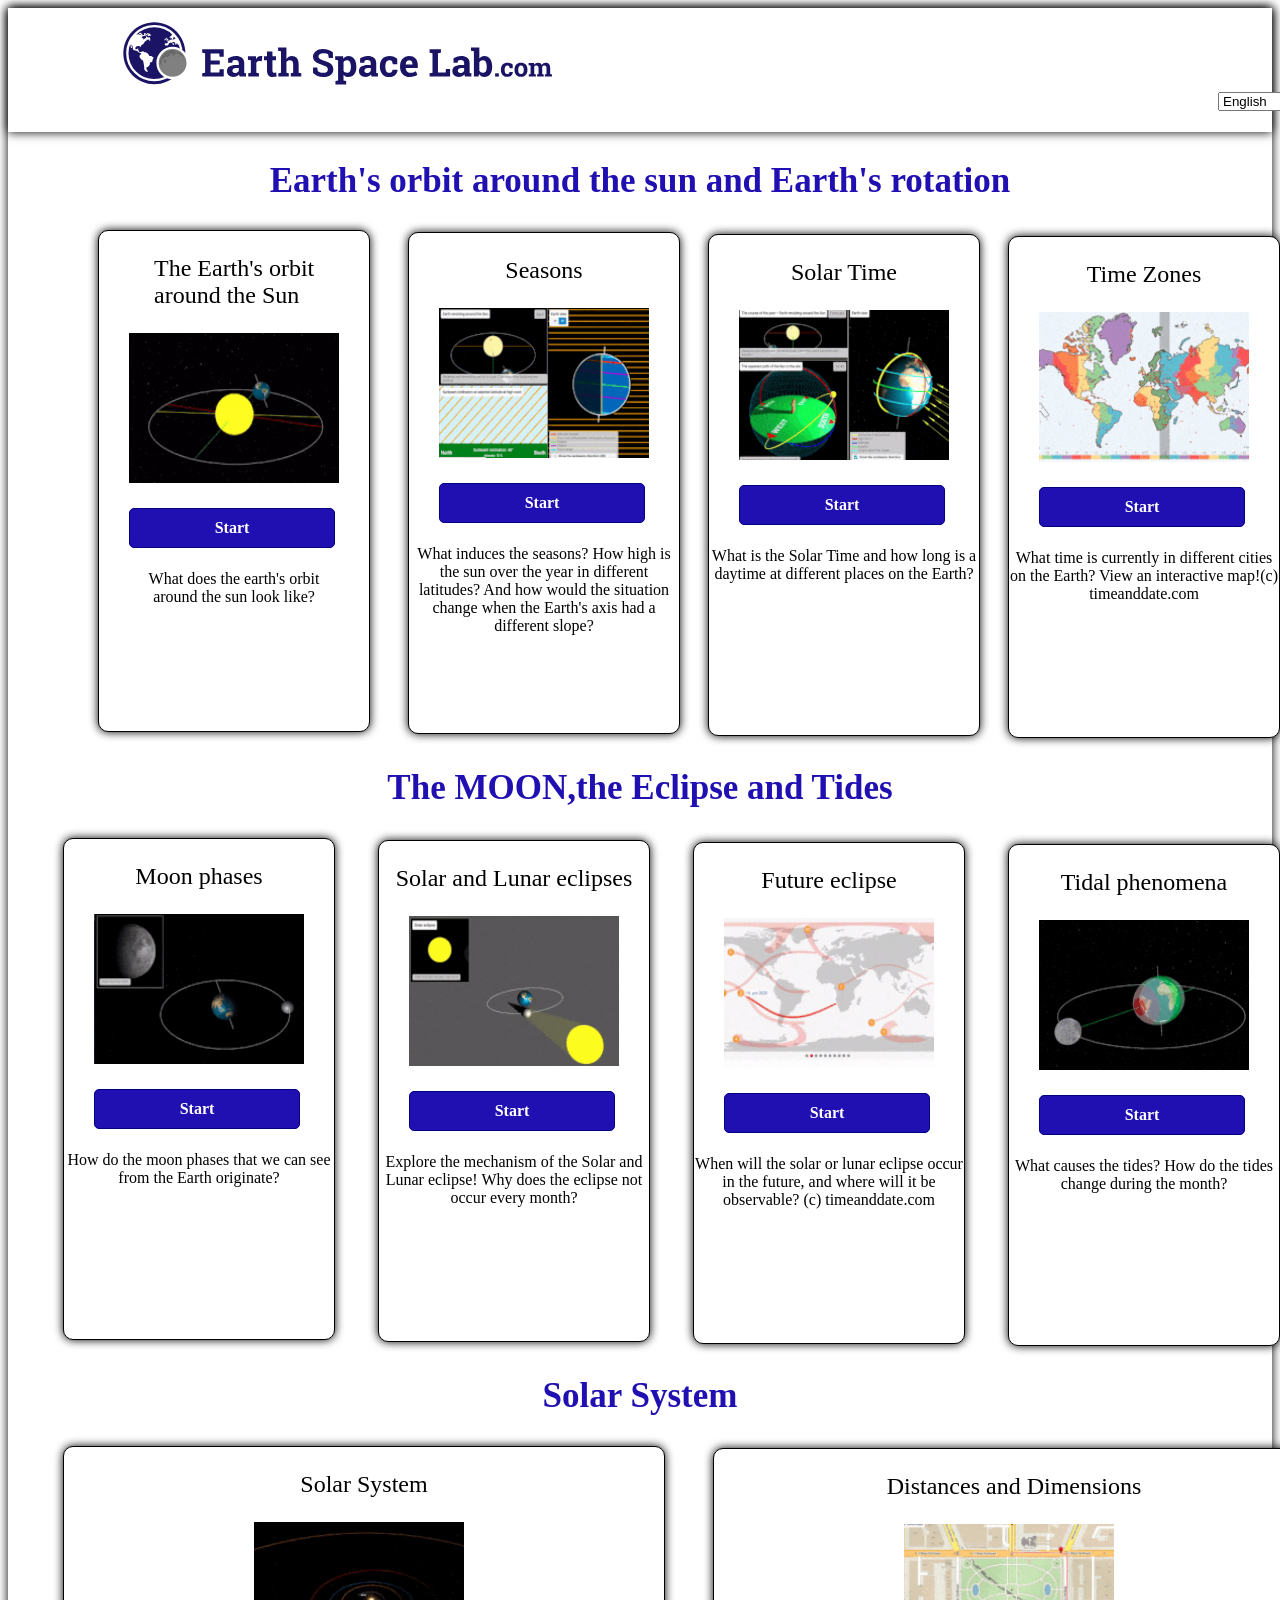
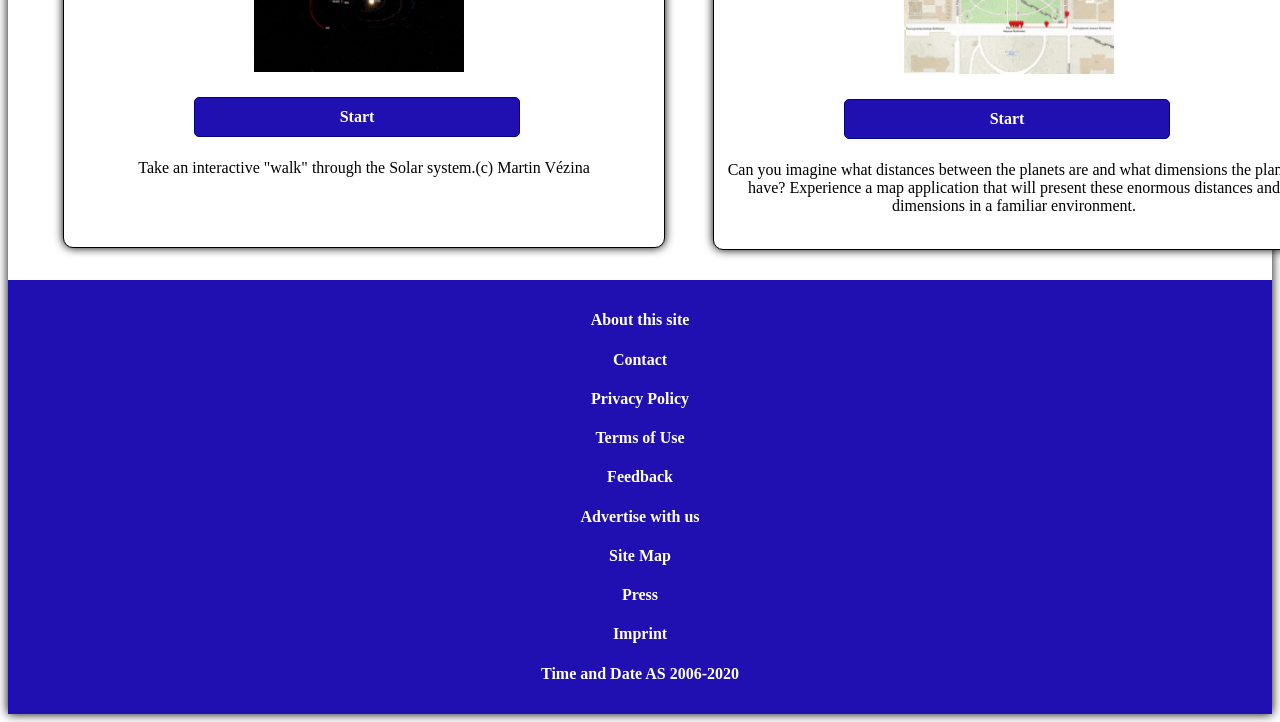
<file: index.html>
<!DOCTYPE html>
<html lang="en">
<head><link rel="stylesheet" href="solar.css">
    <meta charset="UTF-8">
    <meta name="viewport" content="width=device-width, initial-scale=1.0">
    <title>EARTH</title>
</head>
<body>
    <nav>
        <a href="#"><img src="images/solar-logo.svg" class="logo"></a>
        <div class="language-selector">
            <select name="" id="language-dropdown">
                <option value="en">English</option>
                <option value="es">Spanish</option>
                <option value="fr">French</option>
                <option value="de">German</option>
                <option value="it">Italian</option>
                <option value="pt">Portuguese</option>
                <option value="ru">Russian</option>
                <option value="zh">Chinese</option>
                <option value="ja">Japanese</option>
            </select>
        </div>
    </nav>
    <h2 class="sub-heading">Earth's orbit around the sun and Earth's rotation</h2>
    <div class="first-box">
        <h3 class="first-head">The Earth's orbit <br> around the Sun</h3>
        <img src="images/first-solar.gif" class="first-solar">
        <a href="#"><h4 class="first-btn">Start</h4></a>
        <h4 class="foot">What does the earth's orbit <br> around the sun look like?</h4>
    </div>
    <div class="second-box">
        <h3 class="second-head">Seasons</h3>
        <img src="images/second-solar.gif" class="second-solar">
        <a href="#"><h4 class="second-btn">Start</h4></a>
        <h4 class="second-foot">What induces the seasons? How high is the sun over the year in different latitudes? And how would the situation change when the Earth's axis had a different slope?</h4>
    </div>
    <div class="third-box">
        <h3 class="third-head">Solar Time</h3>
        <img src="images/third-solar.gif" class="third-solar">
        <a href="#"><h4 class="third-btn">Start</h4></a>
        <h4 class="third-foot">What is the Solar Time and how long is a daytime at different places on the Earth?</h4>
    </div>
    <div class="fourth-box">
        <h3 class="fourth-head">Time Zones</h3>
        <img src="images/fourth-solar.gif" class="fourth-solar">
        <a href="#"><h4 class="fourth-btn">Start</h4></a>
        <h4 class="fourth-foot">What time is currently in different cities on the Earth? View an interactive map!(c) timeanddate.com</h4>
    </div>
    <h2 class="second-subheading">The MOON,the Eclipse and Tides</h2>
    <div class="fifth-box">
        <h3 class="fifth-head">Moon phases</h3>
        <img src="images/fifth-solar.gif" class="fifth-solar">
        <a href="#"><h4 class="fifth-btn">Start</h4></a>
        <h4 class="fifth-foot">How do the moon phases that we can see from the Earth originate?</h4>
    </div>
    <div class="sixth-box">
        <h3 class="sixth-head">Solar and Lunar eclipses</h3>
        <img src="images/sixth-solar.gif" class="sixth-solar">
        <a href="#"><h4 class="sixth-btn">Start</h4></a>
        <h4 class="sixth-foot">Explore the mechanism of the Solar and Lunar eclipse! Why does the eclipse not occur every month?</h4>
    </div>
    <div class="seventh-box">
        <h3 class="seventh-head">Future eclipse</h3>
        <img src="images/seventh-solar.gif" class="seventh-solar">
        <a href="#"><h4 class="seventh-btn">Start</h4></a>
        <h4 class="seventh-foot">When will the solar or lunar eclipse occur in the future, and where will it be observable? (c) timeanddate.com</h4>
    </div>
    <div class="eighth-box">
        <h3 class="eighth-head">Tidal phenomena</h3>
        <img src="images/eight-solar.gif" class="eighth-solar">
        <a href="#"><h4 class="eighth-btn">Start</h4></a>
        <h4 class="eighth-foot">What causes the tides? How do the tides change during the month?</h4>
    </div>
    <h2 class="third-subheading">Solar System</h2>
    <div class="ninth-box">
        <h3 class="ninth-head">Solar System</h3>
        <img src="images/nine-solar.gif" class="ninth-solar">
        <a href="#"><h4 class="ninth-btn">Start</h4></a>
        <h4 class="ninth-foot">Take an interactive "walk" through the Solar system.(c) Martin Vézina</h4>
    </div>
    <div class="tenth-box">
        <h3 class="tenth-head">Distances and Dimensions</h3>
        <img src="images/ten-solar.gif" class="tenth-solar">
        <a href="#"><h4 class="tenth-btn">Start</h4></a>
        <h4 class="tenth-foot">Can you imagine what distances between the planets are and what dimensions the planets have? Experience a map application that will present these enormous distances and dimensions in a familiar environment.</h4>
    </div>
    <div class="footer">
        <a href="#"><h4 class="footer-head">About this site</h4></a>
        <a href="#"><h4 class="footer-head">Contact</h4></a>
        <a href="#"><h4 class="footer-head">Privacy Policy</h4></a>
        <a href="#"><h4 class="footer-head">Terms of Use</h4></a>
        <a href="#"><h4 class="footer-head">Feedback</h4></a>
        <a href="#"><h4 class="footer-head">Advertise with us</h4></a>
        <a href="#"><h4 class="footer-head">Site Map</h4></a>
        <a href="#"><h4 class="footer-head">Press</h4></a>
        <a href="#"><h4 class="footer-head">Imprint</h4></a>
        <a href="#"><h4 class="footer-head"> Time and Date AS 2006-2020</h4></a>
    </div>
    <script src="solar.js"></script>
</body>
</html>
</file>
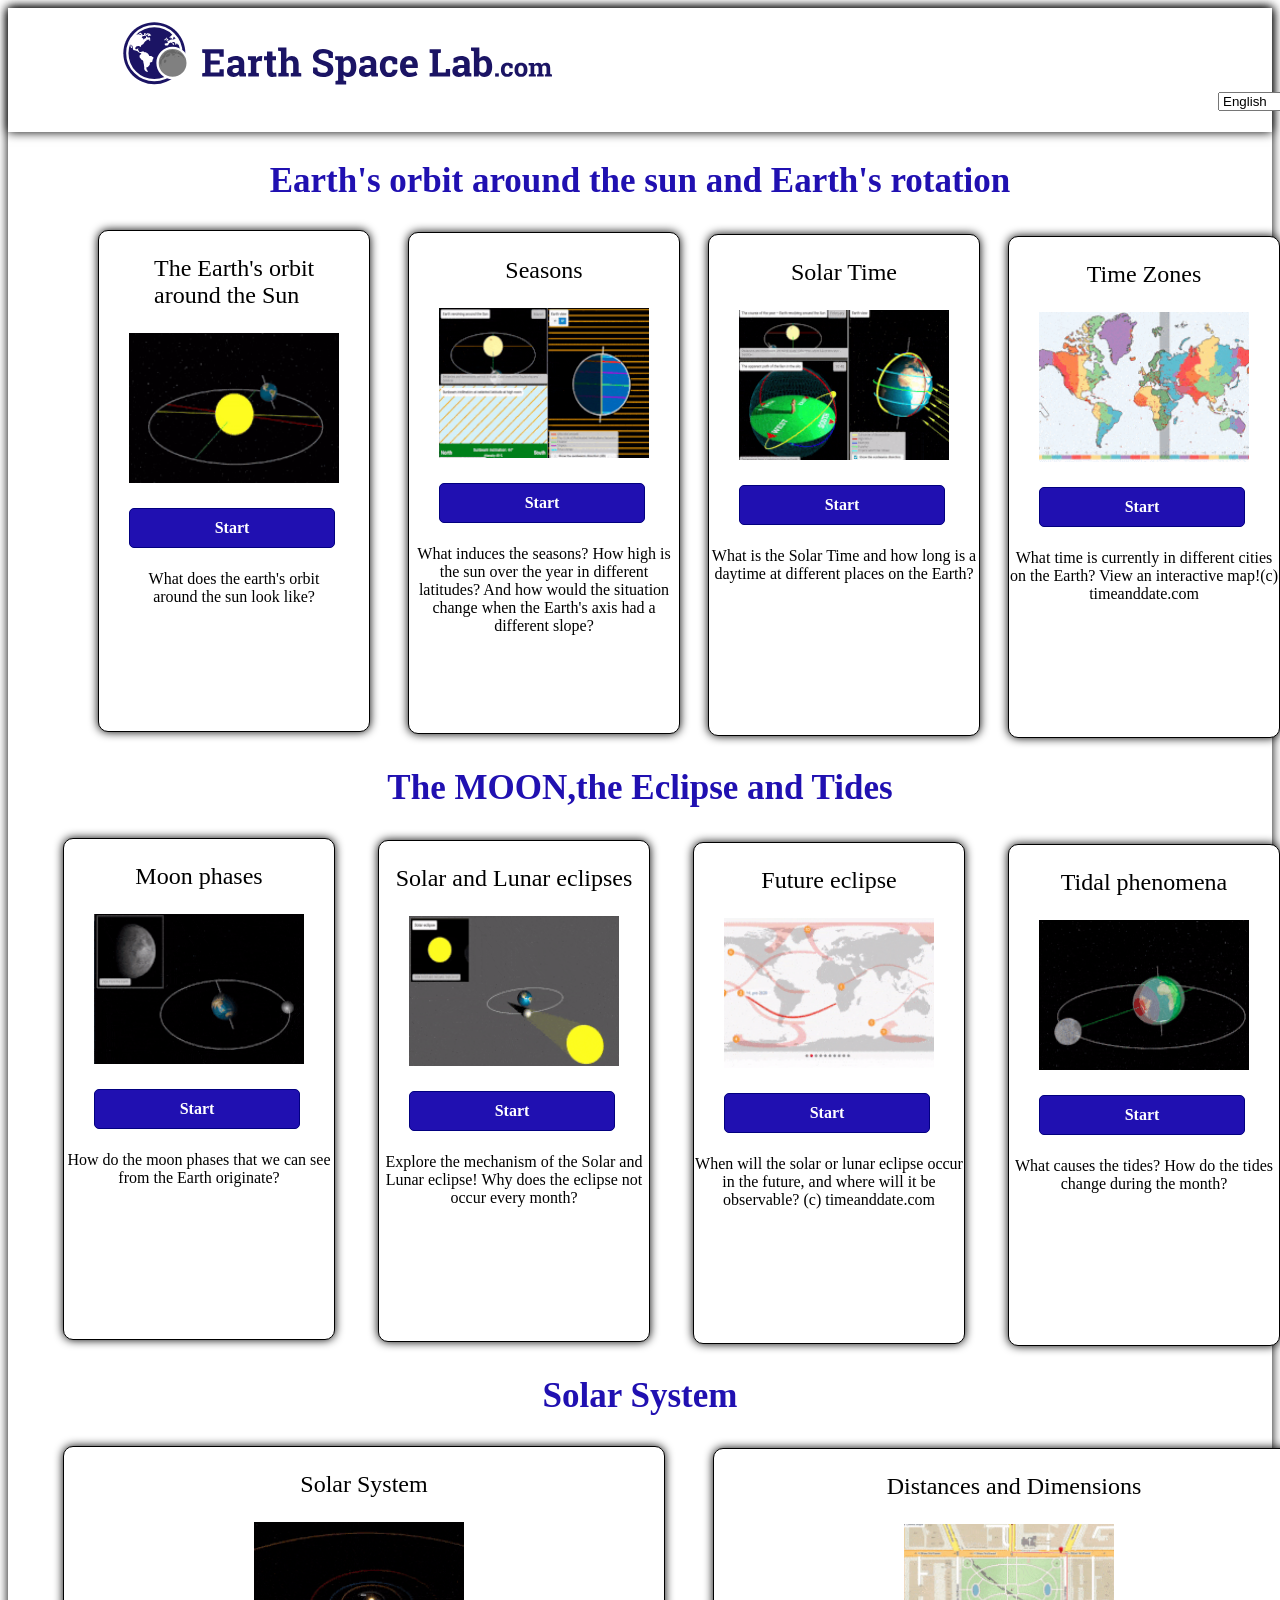
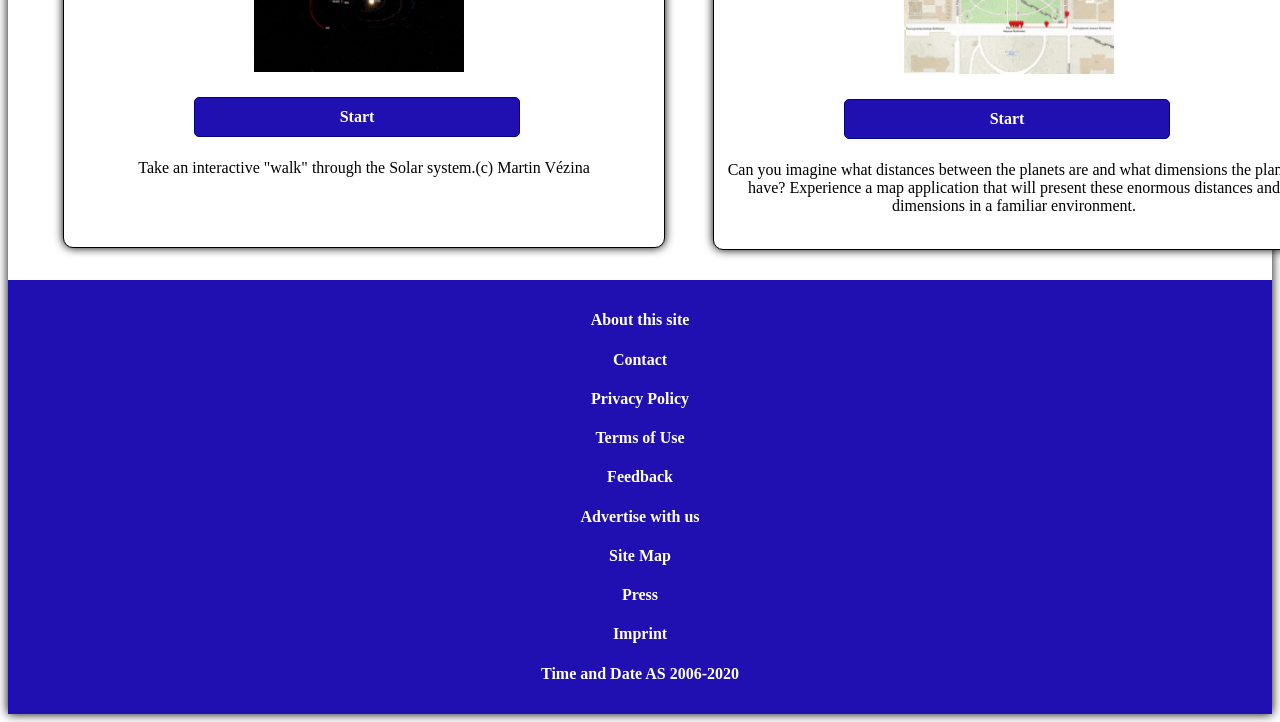
<file: solar.html>
<!DOCTYPE html>
<html lang="en">
<head><link rel="stylesheet" href="solar.css">
    <meta charset="UTF-8">
    <meta name="viewport" content="width=device-width, initial-scale=1.0">
    <title>EARTH</title>
</head>
<body>
    <nav>
        <a href="#"><img src="images/solar-logo.svg" class="logo"></a>
        <div class="language-selector">
            <select name="" id="language-dropdown">
                <option value="en">English</option>
                <option value="es">Spanish</option>
                <option value="fr">French</option>
                <option value="de">German</option>
                <option value="it">Italian</option>
                <option value="pt">Portuguese</option>
                <option value="ru">Russian</option>
                <option value="zh">Chinese</option>
                <option value="ja">Japanese</option>
            </select>
        </div>
    </nav>
    <h2 class="sub-heading">Earth's orbit around the sun and Earth's rotation</h2>
    <div class="first-box">
        <h3 class="first-head">The Earth's orbit <br> around the Sun</h3>
        <img src="images/first-solar.gif" class="first-solar">
        <a href="#"><h4 class="first-btn">Start</h4></a>
        <h4 class="foot">What does the earth's orbit <br> around the sun look like?</h4>
    </div>
    <div class="second-box">
        <h3 class="second-head">Seasons</h3>
        <img src="images/second-solar.gif" class="second-solar">
        <a href="#"><h4 class="second-btn">Start</h4></a>
        <h4 class="second-foot">What induces the seasons? How high is the sun over the year in different latitudes? And how would the situation change when the Earth's axis had a different slope?</h4>
    </div>
    <div class="third-box">
        <h3 class="third-head">Solar Time</h3>
        <img src="images/third-solar.gif" class="third-solar">
        <a href="#"><h4 class="third-btn">Start</h4></a>
        <h4 class="third-foot">What is the Solar Time and how long is a daytime at different places on the Earth?</h4>
    </div>
    <div class="fourth-box">
        <h3 class="fourth-head">Time Zones</h3>
        <img src="images/fourth-solar.gif" class="fourth-solar">
        <a href="#"><h4 class="fourth-btn">Start</h4></a>
        <h4 class="fourth-foot">What time is currently in different cities on the Earth? View an interactive map!(c) timeanddate.com</h4>
    </div>
    <h2 class="second-subheading">The MOON,the Eclipse and Tides</h2>
    <div class="fifth-box">
        <h3 class="fifth-head">Moon phases</h3>
        <img src="images/fifth-solar.gif" class="fifth-solar">
        <a href="#"><h4 class="fifth-btn">Start</h4></a>
        <h4 class="fifth-foot">How do the moon phases that we can see from the Earth originate?</h4>
    </div>
    <div class="sixth-box">
        <h3 class="sixth-head">Solar and Lunar eclipses</h3>
        <img src="images/sixth-solar.gif" class="sixth-solar">
        <a href="#"><h4 class="sixth-btn">Start</h4></a>
        <h4 class="sixth-foot">Explore the mechanism of the Solar and Lunar eclipse! Why does the eclipse not occur every month?</h4>
    </div>
    <div class="seventh-box">
        <h3 class="seventh-head">Future eclipse</h3>
        <img src="images/seventh-solar.gif" class="seventh-solar">
        <a href="#"><h4 class="seventh-btn">Start</h4></a>
        <h4 class="seventh-foot">When will the solar or lunar eclipse occur in the future, and where will it be observable? (c) timeanddate.com</h4>
    </div>
    <div class="eighth-box">
        <h3 class="eighth-head">Tidal phenomena</h3>
        <img src="images/eight-solar.gif" class="eighth-solar">
        <a href="#"><h4 class="eighth-btn">Start</h4></a>
        <h4 class="eighth-foot">What causes the tides? How do the tides change during the month?</h4>
    </div>
    <h2 class="third-subheading">Solar System</h2>
    <div class="ninth-box">
        <h3 class="ninth-head">Solar System</h3>
        <img src="images/nine-solar.gif" class="ninth-solar">
        <a href="#"><h4 class="ninth-btn">Start</h4></a>
        <h4 class="ninth-foot">Take an interactive "walk" through the Solar system.(c) Martin Vézina</h4>
    </div>
    <div class="tenth-box">
        <h3 class="tenth-head">Distances and Dimensions</h3>
        <img src="images/ten-solar.gif" class="tenth-solar">
        <a href="#"><h4 class="tenth-btn">Start</h4></a>
        <h4 class="tenth-foot">Can you imagine what distances between the planets are and what dimensions the planets have? Experience a map application that will present these enormous distances and dimensions in a familiar environment.</h4>
    </div>
    <div class="footer">
        <a href="#"><h4 class="footer-head">About this site</h4></a>
        <a href="#"><h4 class="footer-head">Contact</h4></a>
        <a href="#"><h4 class="footer-head">Privacy Policy</h4></a>
        <a href="#"><h4 class="footer-head">Terms of Use</h4></a>
        <a href="#"><h4 class="footer-head">Feedback</h4></a>
        <a href="#"><h4 class="footer-head">Advertise with us</h4></a>
        <a href="#"><h4 class="footer-head">Site Map</h4></a>
        <a href="#"><h4 class="footer-head">Press</h4></a>
        <a href="#"><h4 class="footer-head">Imprint</h4></a>
        <a href="#"><h4 class="footer-head"> Time and Date AS 2006-2020</h4></a>
    </div>
    <script src="solar.js"></script>
</body>
</html>
</file>
<file: solar.css>
/*  */

body{
    box-shadow: black 0px 0px 10px;
}

.logo{
    width: 100%;
    height: 70px;
    margin-left: -299px;
}

nav{
    box-shadow: black 0px 0px 10px;
    padding: 10px;
}

.language-selector{
    margin-left: 1200px;
    width: 100px;
    height: 30px;
}

.sub-heading{
    text-align: center;
    font-size: 35px;
    color: rgb(32, 16, 177);
}

/* Responsive design using media queries */
@media (max-width: 668px) {
    .logo {
        margin-left: 0;
    }
    .language-selector {
        margin-left: 0;
        width: 80px;
    }
    .first-box, .second-box, .third-box, .fourth-box, .fifth-box, .sixth-box, .seventh-box, .eighth-box, .ninth-box, .tenth-box {
        width: 50%;
        margin-left: 0;
        margin-top: 20px;
    }
    .first-solar, .second-solar, .third-solar, .fourth-solar, .fifth-solar, .sixth-solar, .seventh-solar, .eighth-solar, .ninth-solar, .tenth-solar {
        width: 50%;
        height: auto;
    }
    .first-btn, .second-btn, .third-btn, .fourth-btn, .fifth-btn, .sixth-btn, .seventh-btn, .eighth-btn, .ninth-btn, .tenth-btn {
        width: 50%;
        margin-left: 0;
    }
    nav {
        padding: 5px;
    }
    .sub-heading, .second-subheading, .third-subheading {
        font-size: 24px;
    }
    .first-head, .second-head, .third-head, .fourth-head, .fifth-head, .sixth-head, .seventh-head, .eighth-head, .ninth-head, .tenth-head {
        font-size: 18px;
    }
}

.first-head{
    margin-left: 55px;
    font-size: 24px;
    font-weight: 500;
}

.first-box{
    border: 1px solid black;
    width: 270px;
    border-radius: 10px;
    background-color: rgb(255, 255, 255);
    box-shadow: black 0px 0px 10px;
    height: 500px;
    margin-left: 90px;
    
}



.first-box:hover{
    box-shadow: black 0px 0px 50px;
    transition: 2s;
}

.first-solar{
    width: 210px;
    height: 150px;
    margin-left: 30px;
}

a{
    text-decoration: none;
    color: black;
}

.first-btn:hover{
    background-color: rgb(2, 11, 138);
}

.first-btn{
    margin-left: 30px;
    border: 1px solid rgb(2, 0, 128);
    width: 180px;
    text-align: center;
    height: px;
    padding: 10px 12px;
    border-radius: 5px;
    background-color: rgb(32, 16, 177);
    color: white;
}

.foot{
    text-align: center;
    font-weight: lighter;
}

/* Second solar */

.second-box{
    border: 1px solid black;
    width: 270px;
    border-radius: 10px;
    background-color: rgb(255, 255, 255);
    box-shadow: black 0px 0px 10px;
    height: 500px;
    margin-left: 400px;
    margin-top: -500px;
}

.second-box:hover{
    box-shadow: black 0px 0px 50px;
    transition: 2s;
}

.second-solar{
    width: 210px;
    height: 150px;
    margin-left: 30px;
}

.second-head{
    font-size: 24px;
    font-weight: 500;
    text-align: center;
}

.second-btn:hover{
    background-color: rgb(2, 11, 138);
}

.second-btn{
    margin-left: 30px;
    border: 1px solid rgb(2, 0, 128);
    width: 180px;
    text-align: center;
    height: px;
    padding: 10px 12px;
    border-radius: 5px;
    background-color: rgb(32, 16, 177);
    color: white;
}

.second-foot{
    text-align: center;
    font-weight: lighter;
}

/* Third solar */

.third-box{
    border: 1px solid black;
    width: 270px;
    border-radius: 10px;
    background-color: rgb(255, 255, 255);
    box-shadow: black 0px 0px 10px;
    height: 500px;
    margin-left: 700px;
    margin-top: -500px;
}

.third-box:hover{
    box-shadow: black 0px 0px 50px;
    transition: 2s;
}

.third-solar{
    width: 210px;
    height: 150px;
    margin-left: 30px;
}

.third-head{
    font-size: 24px;
    font-weight: 500;
    text-align: center;
}

.third-btn:hover{
    background-color: rgb(2, 11, 138);
}

.third-btn{
    margin-left: 30px;
    border: 1px solid rgb(2, 0, 128);
    width: 180px;
    text-align: center;
    height: px;
    padding: 10px 12px;
    border-radius: 5px;
    background-color: rgb(32, 16, 177);
    color: white;
}

.third-foot{
    text-align: center;
    font-weight: lighter;
}

/* Fourth solar */

.fourth-box{
    border: 1px solid black;
    width: 270px;
    border-radius: 10px;
    background-color: rgb(255, 255, 255);
    box-shadow: black 0px 0px 10px;
    height: 500px;
    margin-left: 1000px;
    margin-top: -500px;
}

.fourth-box:hover{
    box-shadow: black 0px 0px 50px;
    transition: 2s;
}

.fourth-solar{
    width: 210px;
    height: 150px;
    margin-left: 30px;
}

.fourth-head{
    font-size: 24px;
    font-weight: 500;
    text-align: center;
}

.fourth-btn:hover{
    background-color: rgb(2, 11, 138);
}

.fourth-btn{
    margin-left: 30px;
    border: 1px solid rgb(2, 0, 128);
    width: 180px;
    text-align: center;
    height: px;
    padding: 10px 12px;
    border-radius: 5px;
    background-color: rgb(32, 16, 177);
    color: white;
}


.fourth-foot{
    text-align: center;
    font-weight: lighter;
}

/* Fifth solar */

.second-subheading{
    text-align: center;
    font-size: 35px;
    color: rgb(32, 16, 177);
    margin-top: 30px;
}

.fifth-box{
    border: 1px solid black;
    width: 270px;
    border-radius: 10px;
    background-color: rgb(255, 255, 255);
    box-shadow: black 0px 0px 10px;
    height: 500px;
    margin-left: 55px;
    margin-top: 30px;
}

.fifth-box:hover{
    box-shadow: black 0px 0px 50px;
    transition: 2s;
}

.fifth-solar{
    width: 210px;
    height: 150px;
    margin-left: 30px;
}

.fifth-head{
    font-size: 24px;
    font-weight: 500;
    text-align: center;
}

.fifth-btn:hover{
    background-color: rgb(2, 11, 138);
}

.fifth-btn{
    margin-left: 30px;
    border: 1px solid rgb(2, 0, 128);
    width: 180px;
    text-align: center;
    height: px;
    padding: 10px 12px;
    border-radius: 5px;
    background-color: rgb(32, 16, 177);
    color: white;
}

.fifth-foot{
    text-align: center;
    font-weight: lighter;
}

/* Sixth solar */

.sixth-box{
    border: 1px solid black;
    width: 270px;
    border-radius: 10px;
    background-color: rgb(255, 255, 255);
    box-shadow: black 0px 0px 10px;
    height: 500px;
    margin-left: 370px;
    margin-top: -500px;
}

.sixth-box:hover{
    box-shadow: black 0px 0px 50px;
    transition: 2s;
}

.sixth-solar{
    width: 210px;
    height: 150px;
    margin-left: 30px;
}

.sixth-head{
    font-size: 24px;
    font-weight: 500;
    text-align: center;
}

.sixth-btn:hover{
    background-color: rgb(2, 11, 138);
}

.sixth-btn{
    margin-left: 30px;
    border: 1px solid rgb(2, 0, 128);
    width: 180px;
    text-align: center;
    height: px;
    padding: 10px 12px;
    border-radius: 5px;
    background-color: rgb(32, 16, 177);
    color: white;
}


.sixth-foot{
    text-align: center;
    font-weight: lighter;
}

/* Seventh solar */

.seventh-box{
    border: 1px solid black;
    width: 270px;
    border-radius: 10px;
    background-color: rgb(255, 255, 255);
    box-shadow: black 0px 0px 10px;
    height: 500px;
    margin-left: 685px;
    margin-top: -500px;
}

.seventh-box:hover{
    box-shadow: black 0px 0px 50px;
    transition: 2s;
}

.seventh-solar{
    width: 210px;
    height: 150px;
    margin-left: 30px;
}

.seventh-head{
    font-size: 24px;
    font-weight: 500;
    text-align: center;
}

.seventh-btn:hover{
    background-color: rgb(2, 11, 138);
}

.seventh-btn{
    margin-left: 30px;
    border: 1px solid rgb(2, 0, 128);
    width: 180px;
    text-align: center;
    height: px;
    padding: 10px 12px;
    border-radius: 5px;
    background-color: rgb(32, 16, 177);
    color: white;
}

.seventh-foot{
    text-align: center;
    font-weight: lighter;
}

/* Eighth solar */

.eighth-box{
    border: 1px solid black;
    width: 270px;
    border-radius: 10px;
    background-color: rgb(255, 255, 255);
    box-shadow: black 0px 0px 10px;
    height: 500px;
    margin-left: 1000px;
    margin-top: -500px;
}

.eighth-box:hover{
    box-shadow: black 0px 0px 50px;
    transition: 2s;
}

.eighth-solar{
    width: 210px;
    height: 150px;
    margin-left: 30px;
}

.eighth-head{
    font-size: 24px;
    font-weight: 500;
    text-align: center;
}

.eighth-btn:hover{
    background-color: rgb(2, 11, 138);
}

.eighth-btn{
    margin-left: 30px;
    border: 1px solid rgb(2, 0, 128);
    width: 180px;
    text-align: center;
    height: px;
    padding: 10px 12px;
    border-radius: 5px;
    background-color: rgb(32, 16, 177);
    color: white;
}

.eighth-foot{
    text-align: center;
    font-weight: lighter;
}

/* Ninth solar */

.ninth-box{
    border: 1px solid black;
    width: 600px;
    border-radius: 10px;
    background-color: rgb(255, 255, 255);
    box-shadow: black 0px 0px 10px;
    height: 400px;
    margin-left: 55px;
    margin-top: 30px;
}

.ninth-box:hover{
    box-shadow: black 0px 0px 50px;
    transition: 2s;
}

.third-subheading{
    text-align: center;
    font-size: 35px;
    color: rgb(32, 16, 177);
    margin-top: 30px;
}

.ninth-solar{
    width: 210px;
    height: 150px;
    margin-left: 190px;
}

.ninth-head{
    font-size: 24px;
    font-weight: 500;
    text-align: center;
}

.ninth-btn:hover{
    background-color: rgb(2, 11, 138);
}

.ninth-btn{
    margin-left: 130px;
    border: 1px solid rgb(2, 0, 128);
    width: 300px;
    text-align: center;
    height: px;
    padding: 10px 12px;
    border-radius: 5px;
    background-color: rgb(32, 16, 177);
    color: white;
}

.ninth-foot{
    text-align: center;
    font-weight: lighter;
}

/* Tenth solar */

.tenth-box{
    border: 1px solid black;
    width: 600px;
    border-radius: 10px;
    background-color: rgb(255, 255, 255);
    box-shadow: black 0px 0px 10px;
    height: 400px;
    margin-left: 705px;
    margin-top: -400px;
}

.tenth-box:hover{
    box-shadow: black 0px 0px 50px;
    transition: 2s;
}

.tenth-solar{
    width: 210px;
    height: 150px;
    margin-left: 190px;
}

.tenth-head{
    font-size: 24px;
    font-weight: 500;
    text-align: center;
}

.tenth-btn:hover{
    background-color: rgb(2, 11, 138);
}

.tenth-btn{
    margin-left: 130px;
    border: 1px solid rgb(2, 0, 128);
    width: 300px;
    text-align: center;
    height: px;
    padding: 10px 12px;
    border-radius: 5px;
    background-color: rgb(32, 16, 177);
    color: white;
}

.tenth-foot{
    text-align: center;
    font-weight: lighter;
}

/* footer */

.footer{
    background-color: rgb(32, 16, 177);
    color: white;
    text-align: center;
    padding: 10px;
    margin-top: 30px;
}

.footer:hover{
    background-color: rgb(2, 11, 138);
}

.footer a{
    color: white;
    text-decoration: none;
}

.footer a:hover{
    color: rgb(255, 255, 255);
}
</file>
